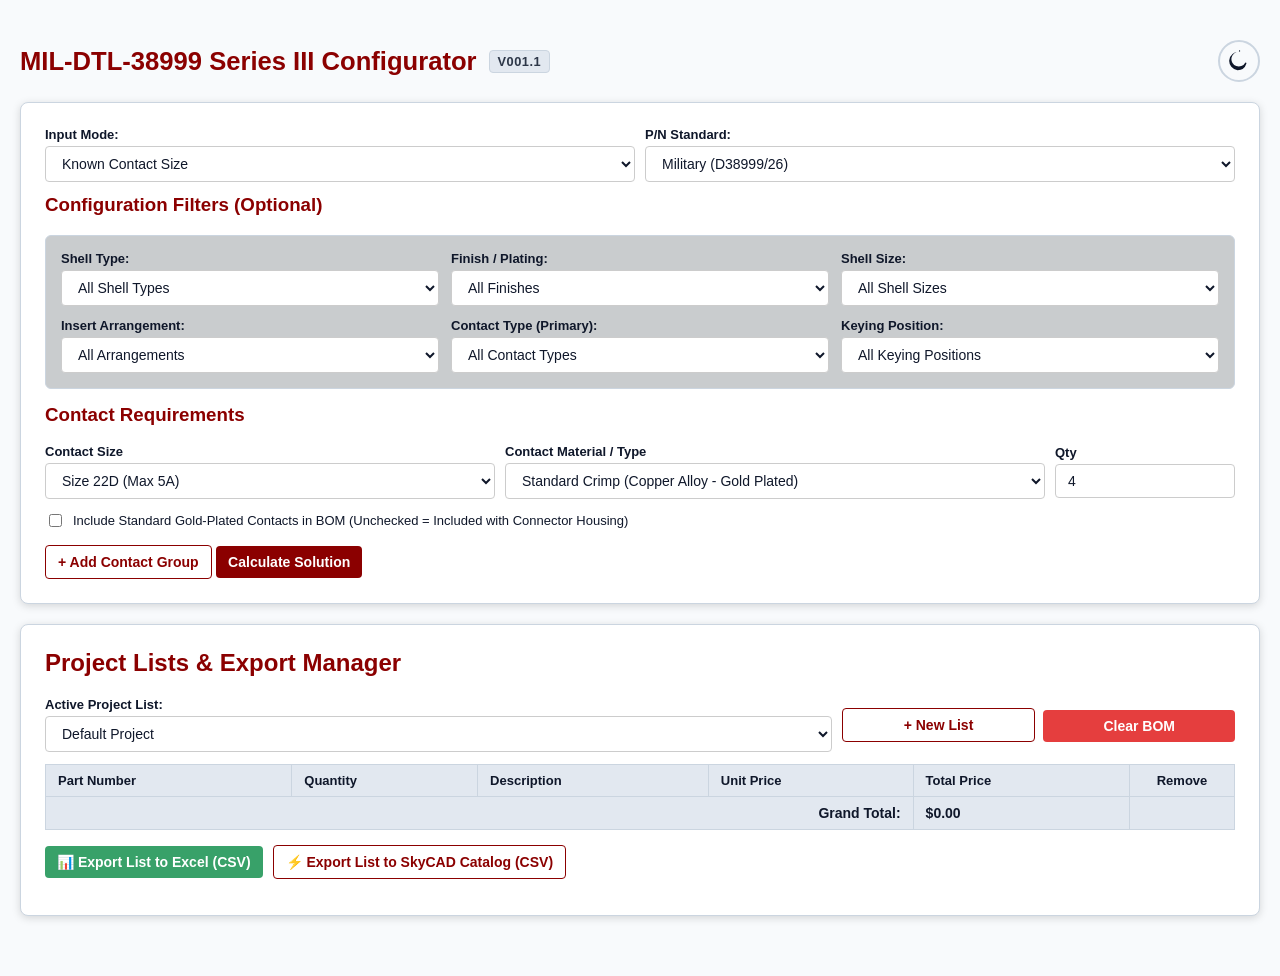
<file: archive/index.html>
<!DOCTYPE html>
<html lang="en">
<head>
    <meta charset="UTF-8">
    <meta name="viewport" content="width=device-width, initial-scale=1.0">
    <title>MIL-DTL-38999 Series III Advanced Configurator - V001.1</title>
    <link rel="stylesheet" href="styles.css">
</head>
<body>

<div class="header-toolbar">
    <div class="title-container">
        <h1 style="margin: 0; color: var(--heading-color); font-size: 1.6rem;">MIL-DTL-38999 Series III Configurator</h1>
        <span class="version-tag">V001.1</span>
    </div>
    
    <button class="theme-toggle-btn" id="themeToggleBtn" aria-label="Toggle Theme" title="Toggle Light/Dark Mode">
        <svg class="sun-icon" viewBox="0 0 24 24">
            <path d="M12 7c-2.76 0-5 2.24-5 5s2.24 5 5 5 5-2.24 5-5-2.24-5-5-5zM2 13h2c.55 0 1-.45 1-1s-.45-1-1-1H2c-.55 0-1 .45-1 1s.45 1 1 1zm18 0h2c.55 0 1-.45 1-1s-.45-1-1-1h-2c-.55 0-1 .45-1 1s.45 1 1 1zM11 2v2c0 .55.45 1 1 1s1-.45 1-1V2c0-.55-.45-1-1-1s-1 .45-1 1zm0 18v2c0 .55.45 1 1 1s1-.45 1-1v-2c0-.55-.45-1-1-1s-1 .45-1 1zM5.99 4.58c-.39-.39-1.03-.39-1.41 0s-.39 1.03 0 1.41l1.06 1.06c.39.39 1.03.39 1.41 0s.39-1.03 0-1.41L5.99 4.58zm12.37 12.37c-.39-.39-1.03-.39-1.41 0s-.39 1.03 0 1.41l1.06 1.06c.39.39 1.03.39 1.41 0s.39-1.03 0-1.41l-1.06-1.06zm1.06-10.96c.39-.39.39-1.03 0-1.41s-1.03-.39-1.41 0l-1.06 1.06c-.39.39-.39 1.03 0 1.41s1.03.39 1.41 0l1.06-1.06zM7.05 18.36c.39-.39.39-1.03 0-1.41s-1.03-.39-1.41 0l-1.06 1.06c-.39.39-.39 1.03 0 1.41s1.03 1.41 1.06-1.06z"/>
        </svg>
        <svg class="moon-icon" viewBox="0 0 24 24">
            <path d="M12.3 2a10 10 0 0 0-1.9 20 10 10 0 0 0 9.6-7 1 1 0 0 0-1.2-1.2 8.01 8.01 0 1 1-6.5-11.8 1 1 0 0 0-.01-2z"/>
        </svg>
    </button>
</div>

<div class="card">
    <div class="row">
        <div>
            <label>Input Mode:</label>
            <select id="mode">
                <option value="size" selected>Known Contact Size</option>
                <option value="amps">Current Load (Amps)</option>
            </select>
        </div>
        <div>
            <label>P/N Standard:</label>
            <select id="pnType">
                <option value="mil">Military (D38999/26)</option>
                <option value="comm">Commercial (TVS06RF)</option>
            </select>
        </div>
    </div>

    <h3>Configuration Filters (Optional)</h3>
    <div class="filter-grid">
        <div>
            <label>Shell Type:</label>
            <select id="filterShellType">
                <option value="ALL">All Shell Types</option>
                <option value="Plug">Straight Plug (26 / TVS06)</option>
                <option value="Jam Nut">Jam Nut Receptacle (24 / TVS07)</option>
                <option value="Wall Mount">Wall Mount Receptacle (20 / TVPS00)</option>
            </select>
        </div>
        <div>
            <label>Finish / Plating:</label>
            <select id="filterFinish">
                <option value="ALL">All Finishes</option>
                <option value="W">Olive Drab Cadmium (W)</option>
                <option value="F">Electroless Nickel (F)</option>
                <option value="Z">Black Zinc Nickel (Z)</option>
            </select>
        </div>
        <div>
            <label>Shell Size:</label>
            <select id="filterShellSize" onchange="filterArrangementDropdown()">
                <option value="ALL">All Shell Sizes</option>
                <option value="9">Shell 9 (Size A)</option>
                <option value="11">Shell 11 (Size B)</option>
                <option value="13">Shell 13 (Size C)</option>
                <option value="15">Shell 15 (Size D)</option>
                <option value="17">Shell 17 (Size E)</option>
                <option value="19">Shell 19 (Size F)</option>
                <option value="21">Shell 21 (Size G)</option>
                <option value="23">Shell 23 (Size H)</option>
                <option value="25">Shell 25 (Size J)</option>
            </select>
        </div>
        <div>
            <label>Insert Arrangement:</label>
            <select id="filterArrangement">
                <option value="ALL">All Arrangements</option>
            </select>
        </div>
        <div>
            <label>Contact Type (Primary):</label>
            <select id="filterContactType">
                <option value="ALL">All Contact Types</option>
                <option value="P">Pin (P)</option>
                <option value="S">Socket (S)</option>
            </select>
        </div>
        <div>
            <label>Keying Position:</label>
            <select id="filterKeying">
                <option value="ALL">All Keying Positions</option>
                <option value="N">Normal (N)</option>
                <option value="A">Keyway A</option>
                <option value="B">Keyway B</option>
                <option value="C">Keyway C</option>
            </select>
        </div>
    </div>

    <h3>Contact Requirements</h3>
    <div id="groups">
        <div class="row">
            <div class="val-container"></div>
            <div style="flex: 1.2;">
                <label>Contact Material / Type</label>
                <select class="contact-material">
                    <option value="STD">Standard Crimp (Copper Alloy - Gold Plated)</option>
                    <option value="TC_K">Thermocouple Type K (Alumel / Chromel)</option>
                    <option value="TC_J">Thermocouple Type J (Iron / Constantan)</option>
                    <option value="TC_E">Thermocouple Type E (Chromel / Constantan)</option>
                    <option value="TC_T">Thermocouple Type T (Copper / Constantan)</option>
                    <option value="COAX">Coax / Shielded Contact (Size 8/12/16)</option>
                </select>
            </div>
            <div style="flex: 0.4;">
                <label>Qty</label>
                <input type="number" class="qty" value="4" placeholder="Qty">
            </div>
        </div>
    </div>

    <div class="checkbox-row">
        <input type="checkbox" id="includeStdContacts">
        <label for="includeStdContacts" style="font-weight: normal; margin-bottom: 0;">Include Standard Gold-Plated Contacts in BOM (Unchecked = Included with Connector Housing)</label>
    </div>

    <div style="margin-top: 15px;">
        <button type="button" class="btn-outline" onclick="addGroup()">+ Add Contact Group</button>
        <button type="button" onclick="calculate()">Calculate Solution</button>
    </div>
</div>

<div id="resultsContainer"></div>

<div class="card">
    <h2>Project Lists & Export Manager</h2>
    <div class="row">
        <div>
            <label>Active Project List:</label>
            <select id="projectListSelect" onchange="loadActiveList()">
                <option value="Default Project">Default Project</option>
            </select>
        </div>
        <div style="flex:0.5; display: flex; gap: 8px; align-items: flex-end;">
            <button type="button" class="btn-outline" style="flex: 1;" onclick="createNewList()">+ New List</button>
            <button type="button" class="btn-red" style="flex: 1;" onclick="clearActiveList()">Clear BOM</button>
        </div>
    </div>

    <table id="listTable">
        <thead>
            <tr>
                <th>Part Number</th>
                <th>Quantity</th>
                <th>Description</th>
                <th>Unit Price</th>
                <th>Total Price</th>
                <th style="width: 80px; text-align: center;">Remove</th>
            </tr>
        </thead>
        <tbody id="listTableBody"></tbody>
        <tfoot>
            <tr>
                <td colspan="4" style="text-align: right;"><strong>Grand Total:</strong></td>
                <td id="bomGrandTotal"><strong>$0.00</strong></td>
                <td></td>
            </tr>
        </tfoot>
    </table>

    <div class="row" style="margin-top: 15px;">
        <button type="button" class="btn-green" onclick="exportToCSV()">📊 Export List to Excel (CSV)</button>
        <button type="button" class="btn-outline" onclick="exportToSkyCAD()">⚡ Export List to SkyCAD Catalog (CSV)</button>
    </div>
</div>

<script src="app.js"></script>
</body>
</html>
</file>
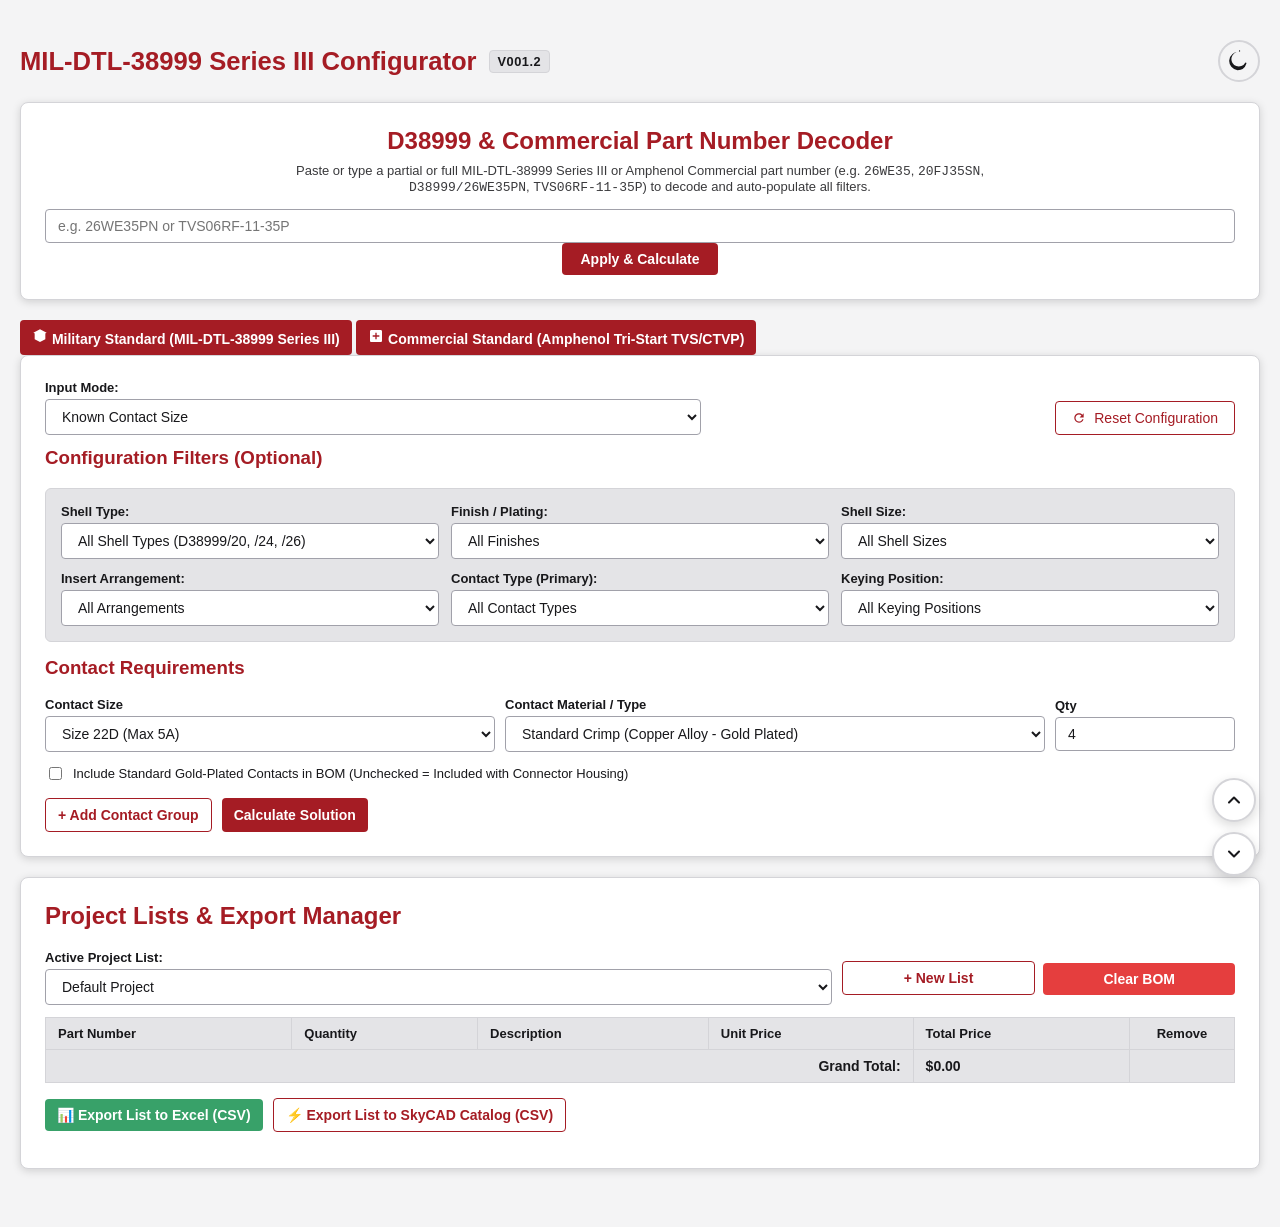
<file: archive/V001.2_mil_comm_tabs/index.html>
<!DOCTYPE html>
<html lang="en">
<head>
    <meta charset="UTF-8">
    <meta name="viewport" content="width=device-width, initial-scale=1.0">
    <title>MIL-DTL-38999 Series III Advanced Configurator - V001.2</title>
    <link rel="stylesheet" href="styles.css">
    <script src="app.js" defer></script>
</head>
<body>

<div class="header-toolbar">
    <div class="title-container">
        <h1 style="margin: 0; color: var(--heading-color); font-size: 1.6rem;">MIL-DTL-38999 Series III Configurator</h1>
        <span class="version-tag">V001.2</span>
    </div>
    
    <button class="theme-toggle-btn" id="themeToggleBtn" aria-label="Toggle Theme" title="Toggle Light/Dark Mode">
        <svg class="sun-icon" viewBox="0 0 24 24">
            <path d="M12 7c-2.76 0-5 2.24-5 5s2.24 5 5 5 5-2.24 5-5-2.24-5-5-5zM2 13h2c.55 0 1-.45 1-1s-.45-1-1-1H2c-.55 0-1 .45-1 1s.45 1 1 1zm18 0h2c.55 0 1-.45 1-1s-.45-1-1-1h-2c-.55 0-1 .45-1 1s.45 1 1 1zM11 2v2c0 .55.45 1 1 1s1-.45 1-1V2c0-.55-.45-1-1-1s-1 .45-1 1zm0 18v2c0 .55.45 1 1 1s1-.45 1-1v-2c0-.55-.45-1-1-1s-1 .45-1 1zM5.99 4.58c-.39-.39-1.03-.39-1.41 0s-.39 1.03 0 1.41l1.06 1.06c.39.39 1.03.39 1.41 0s.39-1.03 0-1.41L5.99 4.58zm12.37 12.37c-.39-.39-1.03-.39-1.41 0s-.39 1.03 0 1.41l1.06 1.06c.39.39 1.03.39 1.41 0s.39-1.03 0-1.41l-1.06-1.06zm1.06-10.96c.39-.39.39-1.03 0-1.41s-1.03-.39-1.41 0l-1.06 1.06c-.39.39-.39 1.03 0 1.41s1.03.39 1.41 0l1.06-1.06zM7.05 18.36c.39-.39.39-1.03 0-1.41s-1.03-.39-1.41 0l-1.06 1.06c-.39.39-.39 1.03 0 1.41s1.03 1.41 1.06-1.06z"/>
        </svg>
        <svg class="moon-icon" viewBox="0 0 24 24">
            <path d="M12.3 2a10 10 0 0 0-1.9 20 10 10 0 0 0 9.6-7 1 1 0 0 0-1.2-1.2 8.01 8.01 0 1 1-6.5-11.8 1 1 0 0 0-.01-2z"/>
        </svg>
    </button>
</div>

<!-- P/N Decoder Card -->
<div class="card" id="decoderCard" style="margin-bottom: 20px; text-align: center;">
    <h2 style="margin-bottom: 8px;">D38999 &amp; Commercial Part Number Decoder</h2>
    <p style="margin: 0 auto 14px auto; max-width: 750px; font-size: 13px; color: var(--text-color); opacity: 0.85;">
        Paste or type a partial or full MIL-DTL-38999 Series III or Amphenol Commercial part number (e.g. <code>26WE35</code>, <code>20FJ35SN</code>, <code>D38999/26WE35PN</code>, <code>TVS06RF-11-35P</code>) to decode and auto-populate all filters.
    </p>
    <div class="decoder-controls-centered">
        <input type="text" id="pnDecodeInput" class="decoder-input-fitted" placeholder="e.g. 26WE35PN or TVS06RF-11-35P"
            oninput="liveDecodePN(this.value)"
            onkeydown="if(event.key==='Enter') applyDecodedPN()">
        <button type="button" id="pnDecodeApplyBtn" onclick="applyDecodedPN()" style="width: auto; white-space: nowrap; padding: 8px 18px;" disabled>Apply &amp; Calculate</button>
    </div>
    <div id="pnDecodeResult" class="pn-decode-result" style="display:none;"></div>
</div>

<!-- Standard Switcher Tabs -->
<div class="tab-container">
    <button type="button" class="tab-btn active" id="tabMilBtn" onclick="switchStandardTab('mil')">
        <svg style="width: 16px; height: 16px; fill: currentColor;" viewBox="0 0 24 24"><path d="M12 2L2 7l10 5 10-5-10-5zm0 9.5l-8-4V17l8 4 8-4v-9.5l-8 4z"/></svg>
        Military Standard (MIL-DTL-38999 Series III)
    </button>
    <button type="button" class="tab-btn" id="tabCommBtn" onclick="switchStandardTab('comm')">
        <svg style="width: 16px; height: 16px; fill: currentColor;" viewBox="0 0 24 24"><path d="M19 3H5c-1.1 0-2 .9-2 2v14c0 1.1.9 2 2 2h14c1.1 0 2-.9 2-2V5c0-1.1-.9-2-2-2zm-2 10h-4v4h-2v-4H7v-2h4V7h2v4h4v2z"/></svg>
        Commercial Standard (Amphenol Tri-Start TVS/CTVP)
    </button>
</div>

<div class="card">
    <div class="row" style="align-items: flex-end;">
        <div style="flex: 1;">
            <label for="mode">Input Mode:</label>
            <select id="mode">
                <option value="size" selected>Known Contact Size</option>
                <option value="amps">Current Load (Amps)</option>
            </select>
        </div>
        <div style="flex: 0.8; display: flex; justify-content: flex-end; gap: 8px;">
            <button type="button" class="btn-outline" onclick="resetConfiguration()" style="width: auto; padding: 8px 16px; font-weight: 500;">
                <svg style="width: 14px; height: 14px; fill: currentColor; vertical-align: -2px; margin-right: 4px;" viewBox="0 0 24 24"><path d="M17.65 6.35C16.2 4.9 14.21 4 12 4c-4.42 0-7.99 3.58-7.99 8s3.57 8 7.99 8c3.73 0 6.84-2.55 7.73-6h-2.08c-.82 2.33-3.04 4-5.65 4-3.31 0-6-2.69-6-6s2.69-6 6-6c1.66 0 3.14.69 4.22 1.78L13 11h7V4l-2.35 2.35z"/></svg>
                Reset Configuration
            </button>
        </div>
    </div>

    <h3>Configuration Filters (Optional)</h3>
    <div class="filter-grid">
        <div>
            <label for="filterShellType">Shell Type:</label>
            <select id="filterShellType">
                <option value="ALL">All Shell Types</option>
                <option value="Plug">Straight Plug (26 / TVS06 / CTV06)</option>
                <option value="Wall Mount">Wall Mount Receptacle (20 / TVPS00 / CTVP00)</option>
                <option value="Box Mount">Box Mount Receptacle (22 / TVPS02 / CTVP02)</option>
                <option value="Jam Nut">Jam Nut Receptacle (24 / TVS07 / CTV07)</option>
            </select>
        </div>
        <div>
            <label for="filterFinish">Finish / Plating:</label>
            <select id="filterFinish">
                <option value="ALL">All Finishes</option>
                <option value="W">Olive Drab Cadmium (W) - Aluminum</option>
                <option value="F">Electroless Nickel (F) - Aluminum</option>
                <option value="Z">Black Zinc Nickel (Z) - Aluminum</option>
                <option value="T">Nickel PTFE / Durmalon (T) - Aluminum</option>
                <option value="K">Passivated Stainless Steel (K)</option>
                <option value="J">Olive Drab Cadmium (J) - Composite</option>
                <option value="M">Electroless Nickel (M) - Composite</option>
            </select>
        </div>
        <div>
            <label for="filterShellSize">Shell Size:</label>
            <select id="filterShellSize" onchange="filterArrangementDropdown()">
                <option value="ALL">All Shell Sizes</option>
                <option value="9">Shell 9 (Size A)</option>
                <option value="11">Shell 11 (Size B)</option>
                <option value="13">Shell 13 (Size C)</option>
                <option value="15">Shell 15 (Size D)</option>
                <option value="17">Shell 17 (Size E)</option>
                <option value="19">Shell 19 (Size F)</option>
                <option value="21">Shell 21 (Size G)</option>
                <option value="23">Shell 23 (Size H)</option>
                <option value="25">Shell 25 (Size J)</option>
            </select>
        </div>
        <div>
            <label for="filterArrangement">Insert Arrangement:</label>
            <select id="filterArrangement">
                <option value="ALL">All Arrangements</option>
            </select>
        </div>
        <div>
            <label for="filterContactType">Contact Type (Primary):</label>
            <select id="filterContactType">
                <option value="ALL">All Contact Types</option>
                <option value="P">Pin (P)</option>
                <option value="S">Socket (S)</option>
            </select>
        </div>
        <div>
            <label for="filterKeying">Keying Position:</label>
            <select id="filterKeying">
                <option value="ALL">All Keying Positions</option>
                <option value="N">Normal (N)</option>
                <option value="A">Keyway A</option>
                <option value="B">Keyway B</option>
                <option value="C">Keyway C</option>
                <option value="D">Keyway D</option>
                <option value="E">Keyway E</option>
            </select>
        </div>
    </div>

    <h3>Contact Requirements</h3>
    <div id="groups">
        <div class="row">
            <div class="val-container"></div>
            <div style="flex: 1.2;">
                <label>Contact Material / Type</label>
                <select class="contact-material">
                    <option value="STD">Standard Crimp (Copper Alloy - Gold Plated)</option>
                    <option value="TC_K">Thermocouple Type K (Alumel / Chromel)</option>
                    <option value="TC_J">Thermocouple Type J (Iron / Constantan)</option>
                    <option value="TC_E">Thermocouple Type E (Chromel / Constantan)</option>
                    <option value="TC_T">Thermocouple Type T (Copper / Constantan)</option>
                    <option value="COAX">Coax / Shielded Contact (Size 8/12/16)</option>
                </select>
            </div>
            <div style="flex: 0.4;">
                <label>Qty</label>
                <input type="number" class="qty" value="4" placeholder="Qty">
            </div>
        </div>
    </div>

    <div class="checkbox-row">
        <input type="checkbox" id="includeStdContacts">
        <label for="includeStdContacts" style="font-weight: normal; margin-bottom: 0;">Include Standard Gold-Plated Contacts in BOM (Unchecked = Included with Connector Housing)</label>
    </div>

    <div style="margin-top: 15px; display: flex; gap: 10px;">
        <button type="button" class="btn-outline" onclick="addGroup()">+ Add Contact Group</button>
        <button type="button" onclick="calculate()">Calculate Solution</button>
    </div>
</div>

<div id="resultsContainer"></div>

<div class="card" id="bomCard">
    <h2>Project Lists & Export Manager</h2>
    <div class="row">
        <div>
            <label for="projectListSelect">Active Project List:</label>
            <select id="projectListSelect" onchange="loadActiveList()">
                <option value="Default Project">Default Project</option>
            </select>
        </div>
        <div style="flex:0.5; display: flex; gap: 8px; align-items: flex-end;">
            <button type="button" class="btn-outline" style="flex: 1;" onclick="createNewList()">+ New List</button>
            <button type="button" class="btn-red" style="flex: 1;" onclick="clearActiveList()">Clear BOM</button>
        </div>
    </div>

    <table id="listTable">
        <thead>
            <tr>
                <th>Part Number</th>
                <th>Quantity</th>
                <th>Description</th>
                <th>Unit Price</th>
                <th>Total Price</th>
                <th style="width: 80px; text-align: center;">Remove</th>
            </tr>
        </thead>
        <tbody id="listTableBody"></tbody>
        <tfoot>
            <tr>
                <td colspan="4" style="text-align: right;"><strong>Grand Total:</strong></td>
                <td id="bomGrandTotal"><strong>$0.00</strong></td>
                <td></td>
            </tr>
        </tfoot>
    </table>

    <div class="row" style="margin-top: 15px;">
        <button type="button" class="btn-green" onclick="exportToCSV()">📊 Export List to Excel (CSV)</button>
        <button type="button" class="btn-outline" onclick="exportToSkyCAD()">⚡ Export List to SkyCAD Catalog (CSV)</button>
    </div>
</div>

<div class="floating-nav" id="floatingNav">
    <button type="button" class="floating-nav-btn" onclick="scrollToTop()" aria-label="Return to Top" title="Return to Top">
        <svg viewBox="0 0 24 24" width="20" height="20" fill="none" stroke="currentColor" stroke-width="2.5" stroke-linecap="round" stroke-linejoin="round">
            <polyline points="18 15 12 9 6 15"></polyline>
        </svg>
    </button>
    <button type="button" class="floating-nav-btn" onclick="scrollToBOM()" aria-label="Skip to BOM" title="Skip to BOM / Export Manager">
        <svg viewBox="0 0 24 24" width="20" height="20" fill="none" stroke="currentColor" stroke-width="2.5" stroke-linecap="round" stroke-linejoin="round">
            <polyline points="6 9 12 15 18 9"></polyline>
        </svg>
    </button>
</div>

</body>
</html>
</file>
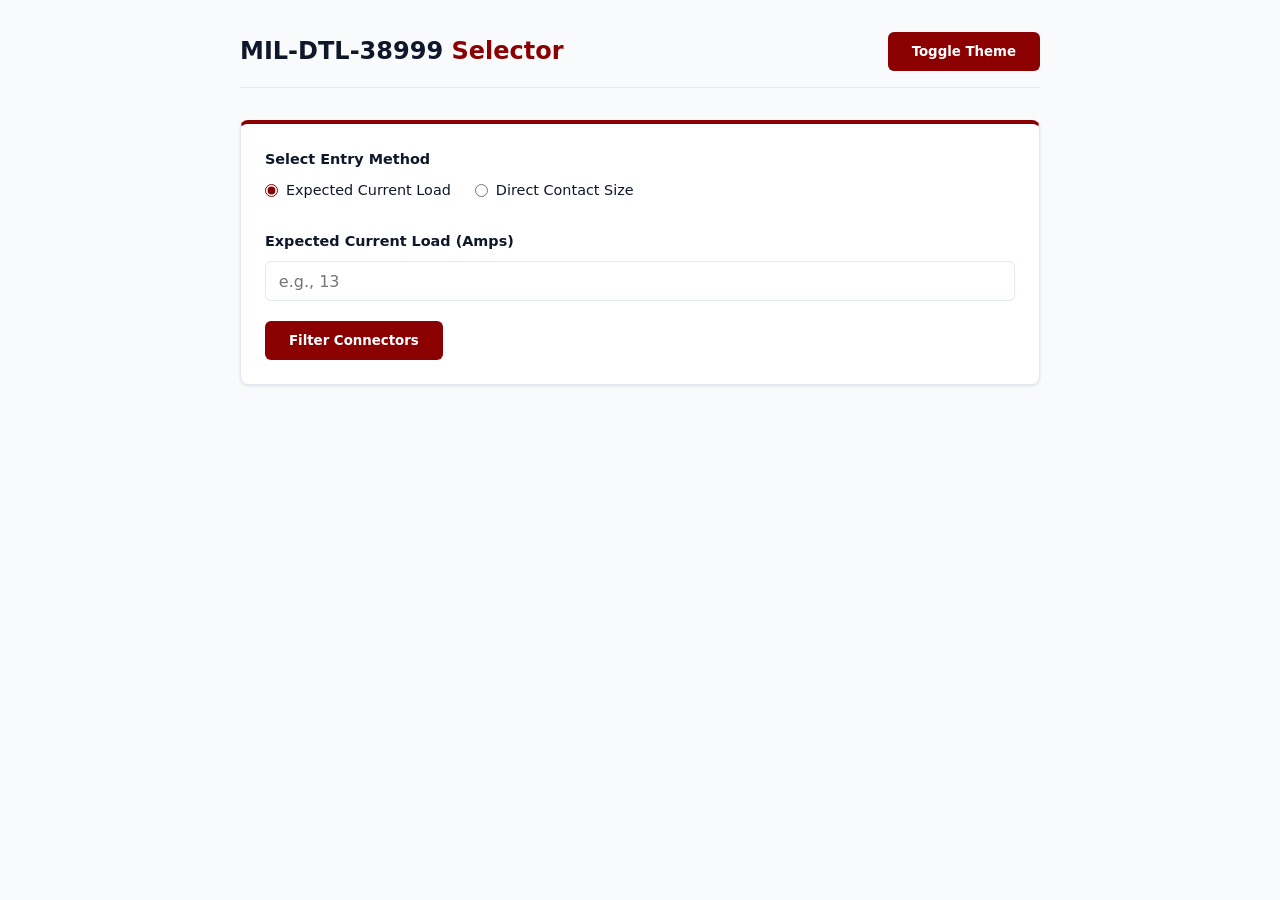
<file: archive/Connector_Tool_V001.1.html>
<!DOCTYPE html>
<html lang="en">
<head>
    <meta charset="UTF-8">
    <meta name="viewport" content="width=device-width, initial-scale=1.0">
    <title>Connector Specification Tool</title>
    <style>
        :root {
            /* Palette 1: Kratos Defense Core (Light) */
            --bg-color: #F8FAFC;
            --text-color: #0F172A;
            --accent-color: #8B0000;
            --card-bg: #FFFFFF;
            --border-color: #E2E8F0;
            --input-bg: #FFFFFF;
        }

        @media (prefers-color-scheme: dark) {
            :root {
                /* Palette 1: Kratos Defense Core (Dark) */
                --bg-color: #0F1117;
                --text-color: #F1F5F9;
                --accent-color: #A51C24;
                --card-bg: #161B22;
                --border-color: #21262D;
                --input-bg: #0D1117;
            }
        }

        body.light-theme {
            --bg-color: #F8FAFC;
            --text-color: #0F172A;
            --accent-color: #8B0000;
            --card-bg: #FFFFFF;
            --border-color: #E2E8F0;
            --input-bg: #FFFFFF;
        }

        body.dark-theme {
            --bg-color: #0F1117;
            --text-color: #F1F5F9;
            --accent-color: #A51C24;
            --card-bg: #161B22;
            --border-color: #21262D;
            --input-bg: #0D1117;
        }

        * {
            box-sizing: border-box;
            margin: 0;
            padding: 0;
            font-family: system-ui, -apple-system, BlinkMacSystemFont, 'Segoe UI', Roboto, sans-serif;
        }

        body {
            background-color: var(--bg-color);
            color: var(--text-color);
            line-height: 1.6;
            padding: 2rem;
            transition: background-color 0.3s ease, color 0.3s ease;
        }

        .container {
            max-width: 800px;
            margin: 0 auto;
        }

        header {
            display: flex;
            justify-content: space-between;
            align-items: center;
            margin-bottom: 2rem;
            padding-bottom: 1rem;
            border-bottom: 1px solid var(--border-color);
        }

        h1 {
            font-size: 1.5rem;
            font-weight: 700;
        }

        .accent-text {
            color: var(--accent-color);
        }

        .card {
            background-color: var(--card-bg);
            border: 1px solid var(--border-color);
            border-top: 4px solid var(--accent-color);
            border-radius: 8px;
            padding: 1.5rem;
            box-shadow: 0 1px 3px rgba(0,0,0,0.1);
        }

        .form-group {
            margin-bottom: 1.25rem;
        }

        label {
            display: block;
            font-weight: 600;
            margin-bottom: 0.5rem;
            font-size: 0.9rem;
        }

        .radio-group {
            display: flex;
            gap: 1.5rem;
            margin-bottom: 1rem;
        }

        .radio-label {
            display: flex;
            align-items: center;
            gap: 0.5rem;
            cursor: pointer;
            font-weight: normal;
        }

        input[type="radio"] {
            accent-color: var(--accent-color);
        }

        input[type="number"], select {
            width: 100%;
            padding: 0.6rem 0.8rem;
            background-color: var(--input-bg);
            color: var(--text-color);
            border: 1px solid var(--border-color);
            border-radius: 6px;
            font-size: 1rem;
            outline: none;
        }

        input[type="number"]:focus, select:focus {
            border-color: var(--accent-color);
            box-shadow: 0 0 0 2px rgba(139, 0, 0, 0.25);
        }

        button.btn-primary {
            background-color: var(--accent-color);
            color: #FFFFFF;
            border: none;
            padding: 0.75rem 1.5rem;
            border-radius: 6px;
            font-weight: 600;
            cursor: pointer;
            transition: opacity 0.2s ease;
        }

        button.btn-primary:hover {
            opacity: 0.9;
        }

        .hidden {
            display: none;
        }
    </style>
</head>
<body>
    <div class="container">
        <header>
            <h1>MIL-DTL-38999 <span class="accent-text">Selector</span></h1>
            <button id="themeToggle" type="button" class="btn-primary">Toggle Theme</button>
        </header>

        <main>
            <div class="card">
                <div class="form-group">
                    <label>Select Entry Method</label>
                    <div class="radio-group">
                        <label class="radio-label">
                            <input type="radio" name="entryMethod" value="current" checked> Expected Current Load
                        </label>
                        <label class="radio-label">
                            <input type="radio" name="entryMethod" value="size"> Direct Contact Size
                        </label>
                    </div>
                </div>

                <div id="currentInputSection" class="form-group">
                    <label for="currentInput">Expected Current Load (Amps)</label>
                    <input type="number" id="currentInput" placeholder="e.g., 13" min="0" step="0.1">
                </div>

                <div id="sizeInputSection" class="form-group hidden">
                    <label for="sizeSelect">Contact Size</label>
                    <select id="sizeSelect">
                        <option value="">-- Select Size --</option>
                        <option value="22D">Size 22D</option>
                        <option value="20">Size 20</option>
                        <option value="16">Size 16</option>
                        <option value="12">Size 12</option>
                    </select>
                </div>

                <button type="button" class="btn-primary">Filter Connectors</button>
            </div>
        </main>
    </div>

    <script>
        const radioButtons = document.querySelectorAll('input[name="entryMethod"]');
        const currentSection = document.getElementById('currentInputSection');
        const sizeSection = document.getElementById('sizeInputSection');

        radioButtons.forEach(radio => {
            radio.addEventListener('change', (e) => {
                if (e.target.value === 'current') {
                    currentSection.classList.remove('hidden');
                    sizeSection.classList.add('hidden');
                } else {
                    currentSection.classList.add('hidden');
                    sizeSection.classList.remove('hidden');
                }
            });
        });

        const themeBtn = document.getElementById('themeToggle');
        themeBtn.addEventListener('click', () => {
            if (document.body.classList.contains('dark-theme')) {
                document.body.classList.remove('dark-theme');
                document.body.classList.add('light-theme');
            } else if (document.body.classList.contains('light-theme')) {
                document.body.classList.remove('light-theme');
                document.body.classList.add('dark-theme');
            } else {
                const isDark = window.matchMedia('(prefers-color-scheme: dark)').matches;
                document.body.classList.add(isDark ? 'light-theme' : 'dark-theme');
            }
        });
    </script>
</body>
</html>
</file>
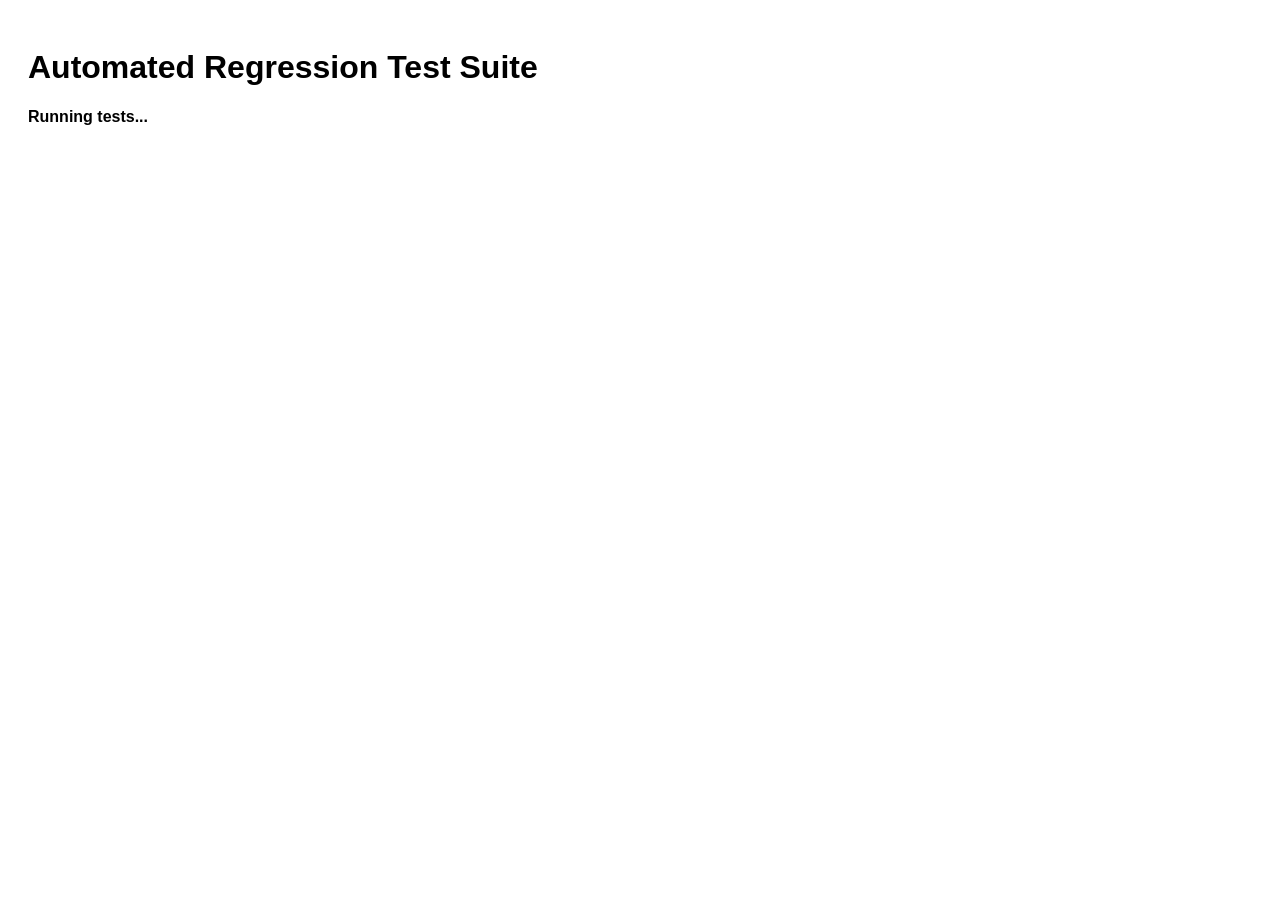
<file: tests/test-runner.html>
<!DOCTYPE html>
<html lang="en">
<head>
    <meta charset="UTF-8">
    <title>Automated Regression Test Suite</title>
    <script src="../data/fallbackData.js"></script>
    <script src="../js/services/dataService.js"></script>
    <script src="../js/engines/decoderEngine.js"></script>
    <script src="../js/engines/toolingEngine.js"></script>
    <script src="../js/engines/configuratorEngine.js"></script>
</head>
<body style="font-family: sans-serif; padding: 20px;">
    <h1>Automated Regression Test Suite</h1>
    <div id="test-summary" style="font-weight: bold; margin-bottom: 20px;">Running tests...</div>
    <div id="test-results"></div>

    <script>
        (function runTestSuite() {
            if (!DataService.isLoaded()) {
                DataService.loadSyncFromFallback();
            }

            let passed = 0;
            let failed = 0;
            const resultsDiv = document.getElementById('test-results');

            function assert(desc, condition, details) {
                const item = document.createElement('div');
                item.style.padding = '6px 10px';
                item.style.margin = '4px 0';
                item.style.borderRadius = '4px';

                if (condition) {
                    passed++;
                    item.className = 'test-pass';
                    item.style.background = '#e6ffed';
                    item.style.color = '#155724';
                    item.innerHTML = `✅ <strong>PASS:</strong> ${desc}`;
                } else {
                    failed++;
                    item.className = 'test-fail';
                    item.style.background = '#ffeef0';
                    item.style.color = '#721c24';
                    item.innerHTML = `❌ <strong>FAIL:</strong> ${desc} - <small>${details || ''}</small>`;
                }
                resultsDiv.appendChild(item);
            }

            try {
                // TEST 1: Decoder - Full Military Part Number
                const d1 = DecoderEngine.parse('D38999/26WE35PN');
                assert('Decoder: Full Mil D38999/26WE35PN standard is mil', d1 && d1.standard === 'mil');
                assert('Decoder: Full Mil D38999/26WE35PN shellType is Plug', d1 && d1.shellType === 'Plug');
                assert('Decoder: Full Mil D38999/26WE35PN finish is W (Olive Drab Cadmium)', d1 && d1.finish === 'W');
                assert('Decoder: Full Mil D38999/26WE35PN shellSize is 17 (Letter E)', d1 && d1.shellSize === '17');
                assert('Decoder: Full Mil D38999/26WE35PN arrangement is 17-35', d1 && d1.arrangement === '17-35');
                assert('Decoder: Full Mil D38999/26WE35PN contactType is P (Pin)', d1 && d1.contactType === 'P');
                assert('Decoder: Full Mil D38999/26WE35PN keying is N (Normal)', d1 && d1.keying === 'N');

                // TEST 2: Decoder - Short Military Part Number
                const d2 = DecoderEngine.parse('20FJ35SN');
                assert('Decoder: Short Mil 20FJ35SN standard is mil', d2 && d2.standard === 'mil');
                assert('Decoder: Short Mil 20FJ35SN shellType is Wall Mount', d2 && d2.shellType === 'Wall Mount');
                assert('Decoder: Short Mil 20FJ35SN finish is F (Electroless Nickel)', d2 && d2.finish === 'F');
                assert('Decoder: Short Mil 20FJ35SN shellSize is 19 (Letter F)', d2 && d2.shellSize === '19');
                assert('Decoder: Short Mil 20FJ35SN arrangement is 19-35', d2 && d2.arrangement === '19-35');
                assert('Decoder: Short Mil 20FJ35SN contactType is S (Socket)', d2 && d2.contactType === 'S');

                // TEST 3: Decoder - Commercial Amphenol Tri-Start
                const d3 = DecoderEngine.parse('TVS06RF-11-35P');
                assert('Decoder: Comm TVS06RF-11-35P standard is comm', d3 && d3.standard === 'comm');
                assert('Decoder: Comm TVS06RF-11-35P shellType is Plug', d3 && d3.shellType === 'Plug');
                assert('Decoder: Comm TVS06RF-11-35P finish is F', d3 && d3.finish === 'F');
                assert('Decoder: Comm TVS06RF-11-35P shellSize is 11', d3 && d3.shellSize === '11');
                assert('Decoder: Comm TVS06RF-11-35P arrangement is 11-35', d3 && d3.arrangement === '11-35');
                assert('Decoder: Comm TVS06RF-11-35P contactType is P', d3 && d3.contactType === 'P');

                // TEST 4: Decoder - Composite Commercial Part Number
                const d4 = DecoderEngine.parse('CTV06RW-17-35S');
                assert('Decoder: Composite CTV06RW-17-35S standard is comm', d4 && d4.standard === 'comm');
                assert('Decoder: Composite CTV06RW-17-35S shellType is Plug', d4 && d4.shellType === 'Plug');
                assert('Decoder: Composite CTV06RW-17-35S finish is W', d4 && d4.finish === 'W');
                assert('Decoder: Composite CTV06RW-17-35S shellSize is 17', d4 && d4.shellSize === '17');

                // TEST 4B: Decoder - Deutsch AutoSport (ASL, ASM, AS)
                const dASL = DecoderEngine.parse('ASL606-05PN');
                assert('Decoder: AutoSport ASL606-05PN standard is as', dASL && dASL.standard === 'as');
                assert('Decoder: AutoSport ASL606-05PN shellType is Plug', dASL && dASL.shellType === 'Plug');
                assert('Decoder: AutoSport ASL606-05PN arrangement is 06-05', dASL && dASL.arrangement === '06-05');
                assert('Decoder: AutoSport ASL606-05PN contactType is P', dASL && dASL.contactType === 'P');

                const dASM = DecoderEngine.parse('ASM607-05PN');
                assert('Decoder: AutoSport ASM607-05PN standard is as', dASM && dASM.standard === 'as');
                assert('Decoder: AutoSport ASM607-05PN arrangement is 07-05', dASM && dASM.arrangement === '07-05');

                const dAS = DecoderEngine.parse('AS010-13SN');
                assert('Decoder: AutoSport AS010-13SN standard is as', dAS && dAS.standard === 'as');
                assert('Decoder: AutoSport AS010-13SN shellType is 2-Hole Flange Receptacle', dAS && dAS.shellType === '2-Hole Flange Receptacle');
                assert('Decoder: AutoSport AS010-13SN arrangement is 10-13', dAS && dAS.arrangement === '10-13');
                assert('Decoder: AutoSport AS010-13SN contactType is S', dAS && dAS.contactType === 'S');

                const dAS14 = DecoderEngine.parse('AS614-19PN');
                assert('Decoder: AutoSport AS614-19PN standard is as', dAS14 && dAS14.standard === 'as');
                assert('Decoder: AutoSport AS614-19PN shellSize is 14', dAS14 && dAS14.shellSize === '14');
                assert('Decoder: AutoSport AS614-19PN arrangement is 14-19', dAS14 && dAS14.arrangement === '14-19');

                const dAS20 = DecoderEngine.parse('AS620-16PN');
                assert('Decoder: AutoSport AS620-16PN standard is as', dAS20 && dAS20.standard === 'as');
                assert('Decoder: AutoSport AS620-16PN shellSize is 20', dAS20 && dAS20.shellSize === '20');
                assert('Decoder: AutoSport AS620-16PN arrangement is 20-16', dAS20 && dAS20.arrangement === '20-16');

                const dAS24 = DecoderEngine.parse('AS024-61SN');
                assert('Decoder: AutoSport AS024-61SN standard is as', dAS24 && dAS24.standard === 'as');
                assert('Decoder: AutoSport AS024-61SN shellSize is 24', dAS24 && dAS24.shellSize === '24');
                assert('Decoder: AutoSport AS024-61SN arrangement is 24-61', dAS24 && dAS24.arrangement === '24-61');

                // TEST 5: ToolingEngine - 22D Pin and Socket
                const shop = DataService.getShopInventory();
                const matrix = DataService.getToolingMatrix();
                const toolPin = ToolingEngine.getToolingStatus([{ size: '22D', gender: 'P' }], shop, matrix);
                assert('Tooling: 22D Pin resolves AFM8 frame', toolPin.results[0] && toolPin.results[0].frame === 'AFM8');
                assert('Tooling: 22D Pin resolves K42 positioner', toolPin.results[0] && toolPin.results[0].positioner === 'K42');
                assert('Tooling: 22D Pin available in shop', toolPin.results[0] && toolPin.results[0].available === true);

                const toolSoc = ToolingEngine.getToolingStatus([{ size: '22D', gender: 'S' }], shop, matrix);
                assert('Tooling: 22D Socket resolves K40 positioner', toolSoc.results[0] && toolSoc.results[0].positioner === 'K40');

                // TEST 5B: ToolingEngine - Size 24 & Size 22 AutoSport Tooling
                const tool24 = ToolingEngine.getToolingStatus([{ size: '24', gender: 'P' }], shop, matrix);
                assert('Tooling: Size 24 Pin resolves AFM8 + K1584 positioner', tool24.results[0] && tool24.results[0].frame === 'AFM8' && tool24.results[0].positioner === 'K1584');

                const tool22 = ToolingEngine.getToolingStatus([{ size: '22', gender: 'S' }], shop, matrix);
                assert('Tooling: Size 22 Socket resolves AFM8 + K1585 positioner', tool22.results[0] && tool22.results[0].frame === 'AFM8' && tool22.results[0].positioner === 'K1585');

                // TEST 6: ToolingEngine - Insertion/Extraction Reference
                const removalTools = DataService.getInsertionExtractionTools();
                const removal24 = removalTools['24'];
                assert('Tooling: Size 24 insertion/extraction tool is 605837', removal24 && removal24.toolPN === '605837');

                const removalHtml = ToolingEngine.renderM81969Html([{ size: '22D' }], removalTools);
                assert('Tooling: M81969/14-01 rendered for Size 22D', removalHtml.includes('M81969/14-01'));

                // TEST 7: ConfiguratorEngine - Contact Group Resolution
                const m39029 = DataService.getM39029DB();
                const resolvedContacts = ConfiguratorEngine.resolveGroupContacts(
                    [{ size: '22D', matType: 'STD', qty: 13 }],
                    'P',
                    m39029
                );
                assert('Configurator: 22D contact resolved to M39029/58-360', resolvedContacts[0] && resolvedContacts[0].pn === 'M39029/58-360');
                assert('Configurator: Contact quantity is 13', resolvedContacts[0] && resolvedContacts[0].qty === 13);

                // TEST 8: ConfiguratorEngine - Mating Connector Matcher
                const samplePrimary = {
                    shellSize: '11',
                    arrangement: '11-35',
                    shellType: 'Plug',
                    finish: 'W',
                    contactType: 'P',
                    keying: 'N'
                };
                const mockDatabase = [
                    { shellSize: '11', arrangement: '11-35', shellType: 'Plug', finish: 'W', contactType: 'P', keying: 'N', milPN: 'D38999/26WB35PN', commPN: 'TVS06RW-11-35P' },
                    { shellSize: '11', arrangement: '11-35', shellType: 'Wall Mount', finish: 'W', contactType: 'S', keying: 'N', milPN: 'D38999/20WB35SN', commPN: 'TVPS00RW-11-35S' }
                ];
                const mating = ConfiguratorEngine.getMatingConnector(samplePrimary, 'mil', 'Wall Mount', mockDatabase);
                assert('Configurator: Mating connector found for Plug', mating !== null);
                assert('Configurator: Mating shellType is Wall Mount', mating && mating.shellType === 'Wall Mount');
                assert('Configurator: Mating contactType is S', mating && mating.contactType === 'S');
                assert('Configurator: Mating activePN is D38999/20WB35SN', mating && mating.activePN === 'D38999/20WB35SN');

            } catch (err) {
                assert('Execution threw unexpected error', false, err.message);
            }

            const summaryDiv = document.getElementById('test-summary');
            if (failed === 0) {
                summaryDiv.style.color = '#155724';
                summaryDiv.innerHTML = `🎉 ALL ${passed} AUTOMATED REGRESSION TESTS PASSED!`;
            } else {
                summaryDiv.style.color = '#721c24';
                summaryDiv.innerHTML = `⚠️ TEST SUITE FAILED: ${passed} passed, ${failed} failed.`;
            }
        })();
    </script>
</body>
</html>
</file>
<file: archive/styles.css>
:root {
    --bg-color: #F8FAFC;
    --card-bg: #ffffff;
    --card-border: #cbd5e0;
    --text-color: #0F172A;
    --heading-color: #8B0000;
    --primary-card-bg: #f8fafc;
    --accent: #8B0000;
    --accent-hover: #810101;
    --filter-bg: #c9ccce;
    --tooling-bg: #edf2f7;
    --table-header-bg: #e2e8f0;
    --input-bg: #ffffff;
    --input-border: #cccccc;
    --wrapper-bg: #e2e8f0;
    --alert-bg: #fff5f5;
    --alert-border: #feb2b2;
    --alert-text: #742a2a;
    --version-badge-bg: #e2e8f0;
    --version-badge-text: #2d3748;
    --transition-speed: 0.3s;
}

[data-theme="dark"] {
    --bg-color: #0F1117;
    --card-bg: #161B22;
    --card-border: #21262D;
    --text-color: #f1f5f9;
    --heading-color: #A51C24;
    --primary-card-bg: #0f172a;
    --accent: #A51C24;
    --accent-hover: #961a22;
    --filter-bg: #283342;
    --tooling-bg: #334155;
    --table-header-bg: #334155;
    --input-bg: #0D1117;
    --input-border: #475569;
    --wrapper-bg: #334155;
    --alert-bg: #451a1a;
    --alert-border: #7f1d1d;
    --alert-text: #fca5a5;
    --version-badge-bg: #334155;
    --version-badge-text: #0F172A;
}

body { 
    font-family: -apple-system, BlinkMacSystemFont, "Segoe UI", Roboto, sans-serif; 
    max-width: 1250px; 
    margin: 20px auto; 
    padding: 20px; 
    background: var(--bg-color); 
    color: var(--text-color); 
    transition: background-color var(--transition-speed) ease, color var(--transition-speed) ease;
}

.header-toolbar {
    display: flex;
    justify-content: space-between;
    align-items: center;
    margin-bottom: 20px;
}

.title-container {
    display: flex;
    align-items: center;
    gap: 12px;
}

.version-tag {
    background-color: var(--version-badge-bg);
    color: var(--version-badge-text);
    font-size: 0.8rem;
    font-weight: bold;
    padding: 3px 8px;
    border-radius: 4px;
    border: 1px solid var(--card-border);
    letter-spacing: 0.5px;
}

.theme-toggle-btn {
    background: transparent;
    border: 2px solid var(--card-border);
    border-radius: 30px;
    cursor: pointer;
    display: flex;
    align-items: center;
    justify-content: center;
    padding: 6px;
    width: 42px;
    height: 42px;
    color: var(--text-color);
    transition: border-color var(--transition-speed), background-color var(--transition-speed);
}

.theme-toggle-btn:hover {
    border-color: var(--accent);
}

.theme-toggle-btn svg {
    width: 22px;
    height: 22px;
    fill: currentColor;
    transition: transform 0.5s cubic-bezier(0.4, 0, 0.2, 1), opacity 0.3s ease;
}

[data-theme="dark"] .theme-toggle-btn .sun-icon {
    display: block;
    transform: rotate(360deg) scale(1);
}
[data-theme="dark"] .theme-toggle-btn .moon-icon {
    display: none;
}

[data-theme="light"] .theme-toggle-btn .sun-icon {
    display: none;
}
[data-theme="light"] .theme-toggle-btn .moon-icon {
    display: block;
    transform: rotate(0deg) scale(1);
}

.card { 
    background: var(--card-bg); 
    padding: 24px; 
    border-radius: 8px; 
    box-shadow: 0 2px 8px rgba(0,0,0,0.15); 
    margin-bottom: 20px; 
    border: 1px solid var(--card-border);
    transition: background-color var(--transition-speed) ease, border-color var(--transition-speed) ease;
}

.solution-pair-wrapper {
    background: var(--wrapper-bg);
    border: 1px solid var(--card-border);
    border-radius: 8px;
    padding: 16px;
    margin-bottom: 25px;
}

.solution-grid {
    display: grid;
    grid-template-columns: 1fr 1fr;
    gap: 16px;
}

.solution-card {
    background: var(--card-bg);
    border: 1px solid var(--card-border);
    border-radius: 6px;
    padding: 18px;
    margin-bottom: 0;
}

.solution-card.primary-card {
    background: var(--primary-card-bg);
    border-left: 4px solid var(--accent);
}

h2, h3, h4 { 
    color: var(--heading-color); 
    margin-top: 0; 
}

label { 
    font-weight: bold; 
    display: block; 
    margin-bottom: 4px; 
    font-size: 13px;
}

input, select, button { 
    padding: 8px 12px; 
    border: 1px solid var(--input-border); 
    border-radius: 4px; 
    font-size: 14px; 
    width: 100%;
    box-sizing: border-box;
    background-color: var(--input-bg);
    color: var(--text-color);
}

.row { 
    display: flex; 
    gap: 10px; 
    margin-bottom: 12px; 
    align-items: center; 
}

.row div { 
    flex: 1; 
}

.filter-grid {
    display: grid;
    grid-template-columns: repeat(3, 1fr);
    gap: 12px;
    margin-bottom: 15px;
    background: var(--filter-bg);
    padding: 15px;
    border-radius: 6px;
    border: 1px solid var(--card-border);
}

button { 
    cursor: pointer; 
    background: var(--accent); 
    color: white; 
    border: none; 
    font-weight: bold; 
    width: auto;
    transition: background-color var(--transition-speed);
}

button:hover { 
    background: var(--accent-hover); 
}

.btn-green { 
    background: #38a169; 
} 
.btn-green:hover { 
    background: #2f855a; 
}

.btn-red { 
    background: #e53e3e; 
    color: white;
} 
.btn-red:hover { 
    background: #c53030; 
}

.btn-outline { 
    background: transparent; 
    color: var(--accent); 
    border: 1px solid var(--accent); 
}

.btn-outline:hover { 
    background: rgba(43, 108, 176, 0.1); 
}

.link-group a { 
    display: inline-block; 
    margin-right: 8px; 
    margin-top: 4px; 
    color: var(--accent); 
    text-decoration: none; 
    font-weight: 500; 
    font-size: 13px; 
}

.link-group a:hover { 
    text-decoration: underline; 
}

.preview-img { 
    max-height: 90px; 
    border: 1px solid var(--card-border); 
    border-radius: 4px; 
    margin-top: 4px; 
}

.diagram-section {
    display: flex;
    gap: 12px;
    margin: 10px 0 14px 0;
    padding: 8px;
    background: var(--filter-bg);
    border-radius: 6px;
    border: 1px dashed var(--card-border);
}

.diagram-box {
    flex: 1;
}

table { 
    width: 100%; 
    border-collapse: collapse; 
    margin-top: 10px; 
    background: var(--card-bg); 
}

th, td { 
    border: 1px solid var(--card-border); 
    padding: 8px 12px; 
    text-align: left; 
    font-size: 13px; 
}

th { 
    background: var(--table-header-bg); 
    color: var(--text-color);
}

tfoot tr {
    background: var(--table-header-bg);
    font-weight: bold;
}

tfoot td {
    font-size: 14px;
}

.na-text {
    color: #718096;
    font-style: italic;
}

.contact-list, .tooling-list {
    margin: 4px 0 10px 0;
    padding-left: 18px;
    font-size: 13px;
}

.contact-list li, .tooling-list li {
    margin-bottom: 2px;
}

.tooling-block {
    margin-top: 12px;
    padding: 10px 12px;
    background: var(--tooling-bg);
    border-radius: 6px;
    border: 1px solid var(--card-border);
}

.tool-alert {
    color: var(--alert-text);
    background-color: var(--alert-bg);
    border: 1px solid var(--alert-border);
    padding: 8px 12px;
    border-radius: 4px;
    font-size: 12px;
    margin-top: 8px;
}

.checkbox-row {
    display: flex;
    align-items: center;
    gap: 8px;
    margin-top: 8px;
    font-size: 13px;
}

.checkbox-row input[type="checkbox"] {
    width: auto;
    cursor: pointer;
}
</file>
<file: archive/V001.2_mil_comm_tabs/styles.css>
:root {
    --bg-color: #F4F4F5;           /* Neutral zinc light background */
    --card-bg: #FFFFFF;            /* Pure white card surface */
    --card-border: #D4D4D8;        /* Mid neutral zinc border */
    --text-color: #18181B;         /* Deep neutral black text */
    --heading-color: #A51C24;      /* Crimson accent */
    --primary-card-bg: #FAFAFA;    /* Soft zinc primary card tint */
    --accent: #A51C24;             /* Core crimson accent */
    --accent-hover: #82141B;       /* Dark crimson hover state */
    --filter-bg: #E4E4E7;          /* Distinct zinc container background */
    --tooling-bg: #E4E4E7;         /* Tooling block background */
    --table-header-bg: #E4E4E7;    /* Table header background */
    --input-bg: #FFFFFF;           /* White input fields */
    --input-border: #A1A1AA;       /* Neutral input borders */
    --wrapper-bg: #D4D4D8;         /* High-contrast wrapper border container */
    --alert-bg: #FFF5F5;           /* Soft crimson alert background */
    --alert-border: #FEB2B2;       /* Alert border */
    --alert-text: #742A2A;         /* Dark red alert text */
    --version-badge-bg: #E4E4E7;   /* Badge background */
    --version-badge-text: #18181B;  /* Badge text */
    --transition-speed: 0.3s;
}

[data-theme="dark"] {
    --bg-color: #121212;           /* Deep neutral black background */
    --card-bg: #1C1C1E;            /* Dark charcoal card background */
    --card-border: #2C2C2E;        /* Subtle dark card border */
    --text-color: #E5E5EA;         /* Clean neutral silver text */
    --heading-color: #A51C24;      /* Crimson accent */
    --primary-card-bg: #242426;    /* Offset dark card background */
    --accent: #A51C24;             /* Core crimson accent */
    --accent-hover: #C2222C;       /* Bright crimson hover */
    --filter-bg: #242426;          /* Dark charcoal filter background */
    --tooling-bg: #242426;         /* Tooling section container */
    --table-header-bg: #2C2C2E;    /* Dark charcoal table header */
    --input-bg: #141414;           /* Dark input background */
    --input-border: #3A3A3C;       /* Neutral dark input border */
    --wrapper-bg: #2C2C2E;         /* Outer wrapper background */
    --alert-bg: #3B1215;           /* Dark red alert box */
    --alert-border: #7F1D1D;       /* Alert border */
    --alert-text: #FCA5A5;         /* Alert text */
    --version-badge-bg: #2C2C2E;   /* Badge background */
    --version-badge-text: #E5E5EA;  /* Badge text */
}

body { 
    font-family: -apple-system, BlinkMacSystemFont, "Segoe UI", Roboto, sans-serif; 
    max-width: 1250px; 
    margin: 20px auto; 
    padding: 20px; 
    background: var(--bg-color); 
    color: var(--text-color); 
    transition: background-color var(--transition-speed) ease, color var(--transition-speed) ease;
}

a {
    color: var(--accent);
    text-decoration: underline;
    transition: color var(--transition-speed);
}

a:hover {
    color: var(--accent-hover);
}

a:visited {
    color: var(--accent);
}

.header-toolbar {
    display: flex;
    justify-content: space-between;
    align-items: center;
    margin-bottom: 20px;
}

.title-container {
    display: flex;
    align-items: center;
    gap: 12px;
}

.version-tag {
    background-color: var(--version-badge-bg);
    color: var(--version-badge-text);
    font-size: 0.8rem;
    font-weight: bold;
    padding: 3px 8px;
    border-radius: 4px;
    border: 1px solid var(--card-border);
    letter-spacing: 0.5px;
}

.theme-toggle-btn {
    background: transparent;
    border: 2px solid var(--card-border);
    border-radius: 30px;
    cursor: pointer;
    display: flex;
    align-items: center;
    justify-content: center;
    padding: 6px;
    width: 42px;
    height: 42px;
    color: var(--text-color);
    transition: border-color var(--transition-speed), background-color var(--transition-speed);
}

.theme-toggle-btn:hover {
    border-color: var(--accent);
}

.theme-toggle-btn svg {
    width: 22px;
    height: 22px;
    fill: currentColor;
    transition: transform 0.5s cubic-bezier(0.4, 0, 0.2, 1), opacity 0.3s ease;
}

[data-theme="dark"] .theme-toggle-btn .sun-icon {
    display: block;
    transform: rotate(360deg) scale(1);
}
[data-theme="dark"] .theme-toggle-btn .moon-icon {
    display: none;
}

[data-theme="light"] .theme-toggle-btn .sun-icon {
    display: none;
}
[data-theme="light"] .theme-toggle-btn .moon-icon {
    display: block;
    transform: rotate(0deg) scale(1);
}

.card { 
    background: var(--card-bg); 
    padding: 24px; 
    border-radius: 8px; 
    box-shadow: 0 2px 8px rgba(0,0,0,0.15); 
    margin-bottom: 20px; 
    border: 1px solid var(--card-border);
    transition: background-color var(--transition-speed) ease, border-color var(--transition-speed) ease;
}

.solution-pair-wrapper {
    background: var(--wrapper-bg);
    border: 1px solid var(--card-border);
    border-radius: 8px;
    padding: 16px;
    margin-bottom: 25px;
}

.solution-grid {
    display: grid;
    grid-template-columns: 1fr 1fr;
    gap: 16px;
}

.solution-card {
    background: var(--card-bg);
    border: 1px solid var(--card-border);
    border-radius: 6px;
    padding: 18px;
    margin-bottom: 0;
}

.solution-card.primary-card {
    background: var(--primary-card-bg);
    border-left: 4px solid var(--accent);
}

h2, h3, h4 { 
    color: var(--heading-color); 
    margin-top: 0; 
}

label { 
    font-weight: bold; 
    display: block; 
    margin-bottom: 4px; 
    font-size: 13px;
}

input, select, button { 
    padding: 8px 12px; 
    border: 1px solid var(--input-border); 
    border-radius: 4px; 
    font-size: 14px; 
    width: 100%;
    box-sizing: border-box;
    background-color: var(--input-bg);
    color: var(--text-color);
}

.row { 
    display: flex; 
    gap: 10px; 
    margin-bottom: 12px; 
    align-items: center; 
}

.row div { 
    flex: 1; 
}

.filter-grid {
    display: grid;
    grid-template-columns: repeat(3, 1fr);
    gap: 12px;
    margin-bottom: 15px;
    background: var(--filter-bg);
    padding: 15px;
    border-radius: 6px;
    border: 1px solid var(--card-border);
}

button { 
    cursor: pointer; 
    background: var(--accent); 
    color: white; 
    border: none; 
    font-weight: bold; 
    width: auto;
    transition: background-color var(--transition-speed);
}

button:hover { 
    background: var(--accent-hover); 
}

.btn-green { 
    background: #38a169; 
} 
.btn-green:hover { 
    background: #2f855a; 
}

.btn-red { 
    background: #e53e3e; 
    color: white;
} 
.btn-red:hover { 
    background: #c53030; 
}

.btn-outline { 
    background: transparent; 
    color: var(--accent); 
    border: 1px solid var(--accent); 
}

.btn-outline:hover { 
    background: rgba(165, 28, 36, 0.1); 
}

.link-group a { 
    display: inline-block; 
    margin-right: 8px; 
    margin-top: 4px; 
    color: var(--accent); 
    text-decoration: none; 
    font-weight: 500; 
    font-size: 13px; 
}

.link-group a:hover { 
    color: var(--accent-hover);
    text-decoration: underline; 
}

.preview-img { 
    max-height: 90px; 
    border: 1px solid var(--card-border); 
    border-radius: 4px; 
    margin-top: 4px; 
}

.diagram-section {
    display: flex;
    gap: 12px;
    margin: 10px 0 14px 0;
    padding: 8px;
    background: var(--filter-bg);
    border-radius: 6px;
    border: 1px dashed var(--card-border);
}

.diagram-box {
    flex: 1;
}

table { 
    width: 100%; 
    border-collapse: collapse; 
    margin-top: 10px; 
    background: var(--card-bg); 
}

th, td { 
    border: 1px solid var(--card-border); 
    padding: 8px 12px; 
    text-align: left; 
    font-size: 13px; 
}

th { 
    background: var(--table-header-bg); 
    color: var(--text-color);
}

tfoot tr {
    background: var(--table-header-bg);
    font-weight: bold;
}

tfoot td {
    font-size: 14px;
}

.bom-input {
    width: 75px !important;
    padding: 4px 6px;
    font-size: 13px;
    border: 1px solid var(--input-border);
    border-radius: 4px;
    background-color: var(--input-bg);
    color: var(--text-color);
    box-sizing: border-box;
}

.na-text {
    color: #718096;
    font-style: italic;
}

.pn-decode-result {
    margin-top: 8px;
    padding: 8px 12px;
    background: var(--filter-bg);
    border: 1px solid var(--card-border);
    border-radius: 6px;
    font-size: 13px;
    line-height: 1.4;
}

.pn-decode-chips {
    display: flex;
    flex-wrap: wrap;
    gap: 6px;
    margin-top: 6px;
}

.pn-decode-chip {
    display: inline-flex;
    align-items: center;
    padding: 2px 8px;
    border-radius: 4px;
    font-size: 12px;
    background: var(--card-bg);
    border: 1px solid var(--card-border);
    color: var(--text-color);
}

.pn-decode-chip strong {
    margin-right: 4px;
    color: var(--accent);
}

.contact-list, .tooling-list {
    margin: 4px 0 10px 0;
    padding-left: 18px;
    font-size: 13px;
}

.contact-list li, .tooling-list li {
    margin-bottom: 2px;
}

.tooling-block {
    margin-top: 12px;
    padding: 10px 12px;
    background: var(--tooling-bg);
    border-radius: 6px;
    border: 1px solid var(--card-border);
}

.tool-alert {
    color: var(--alert-text);
    background-color: var(--alert-bg);
    border: 1px solid var(--alert-border);
    padding: 8px 12px;
    border-radius: 4px;
    font-size: 12px;
    margin-top: 8px;
}

.checkbox-row {
    display: flex;
    align-items: center;
    gap: 8px;
    margin-top: 8px;
    font-size: 13px;
}

.checkbox-row input[type="checkbox"] {
    width: auto;
    cursor: pointer;
}

.accessory-section {
    margin: 12px 0;
    padding: 10px 12px;
    background: var(--filter-bg);
    border-radius: 6px;
    border: 1px solid var(--card-border);
}

.accessory-row {
    display: flex;
    gap: 10px;
    align-items: center;
    margin-bottom: 8px;
}

.accessory-row:last-child {
    margin-bottom: 0;
}

.accessory-row label {
    margin-bottom: 0;
    font-size: 12px;
    white-space: nowrap;
}

.accessory-row select {
    padding: 4px 8px;
    font-size: 13px;
    height: 32px;
}

.mating-shell-select {
    padding: 4px 8px;
    font-size: 13px;
    height: 32px;
    border-radius: 4px;
    margin-top: 4px;
    margin-bottom: 8px;
    background-color: var(--input-bg);
    color: var(--text-color);
    border: 1px solid var(--input-border);
}

.tooling-ref-header {
    margin-top: 8px;
    margin-bottom: 4px;
    font-size: 12px;
    color: var(--text-color);
    font-weight: bold;
    border-top: 1px dashed var(--card-border);
    padding-top: 6px;
}

.m81969-list {
    margin: 2px 0 4px 0;
    padding-left: 18px;
    font-size: 12px;
}

.m81969-badge {
    display: inline-block;
    padding: 1px 6px;
    border-radius: 3px;
    font-size: 11px;
    font-weight: bold;
    margin-left: 4px;
    border: 1px solid var(--card-border);
    background: var(--card-bg);
}

.badge-green { color: #2e7d32; border-color: #81c784; }
.badge-orange { color: #e65100; border-color: #ffb74d; }
.badge-blue { color: #1565c0; border-color: #64b5f6; }
.badge-yellow { color: #f57f17; border-color: #fff176; }
.badge-red { color: #c62828; border-color: #e57373; }

.box-mount-notice {
    font-size: 12px;
    color: #718096;
    font-style: italic;
    margin-top: 4px;
}

html {
    scroll-behavior: smooth;
}

.floating-nav {
    position: fixed;
    bottom: 24px;
    right: 24px;
    display: flex;
    flex-direction: column;
    gap: 10px;
    z-index: 999;
}

.floating-nav-btn {
    width: 44px;
    height: 44px;
    padding: 0;
    border-radius: 50%;
    background: var(--card-bg);
    color: var(--text-color);
    border: 2px solid var(--card-border);
    display: flex;
    align-items: center;
    justify-content: center;
    cursor: pointer;
    box-shadow: 0 4px 12px rgba(0, 0, 0, 0.15);
    transition: background-color var(--transition-speed) ease, 
                border-color var(--transition-speed) ease, 
                color var(--transition-speed) ease, 
                transform 0.2s ease, 
                box-shadow 0.2s ease;
}

.floating-nav-btn:hover {
    background: var(--accent);
    color: #FFFFFF;
    border-color: var(--accent);
    transform: translateY(-2px);
    box-shadow: 0 6px 16px rgba(0, 0, 0, 0.25);
}

.floating-nav-btn:active {
    transform: translateY(0);
}

.floating-nav-btn svg {
    display: block;
}

@media (max-width: 768px) {
    .floating-nav {
        bottom: 16px;
        right: 16px;
        gap: 8px;
    }
    .floating-nav-btn {
        width: 40px;
        height: 40px;
    }
}
</file>
